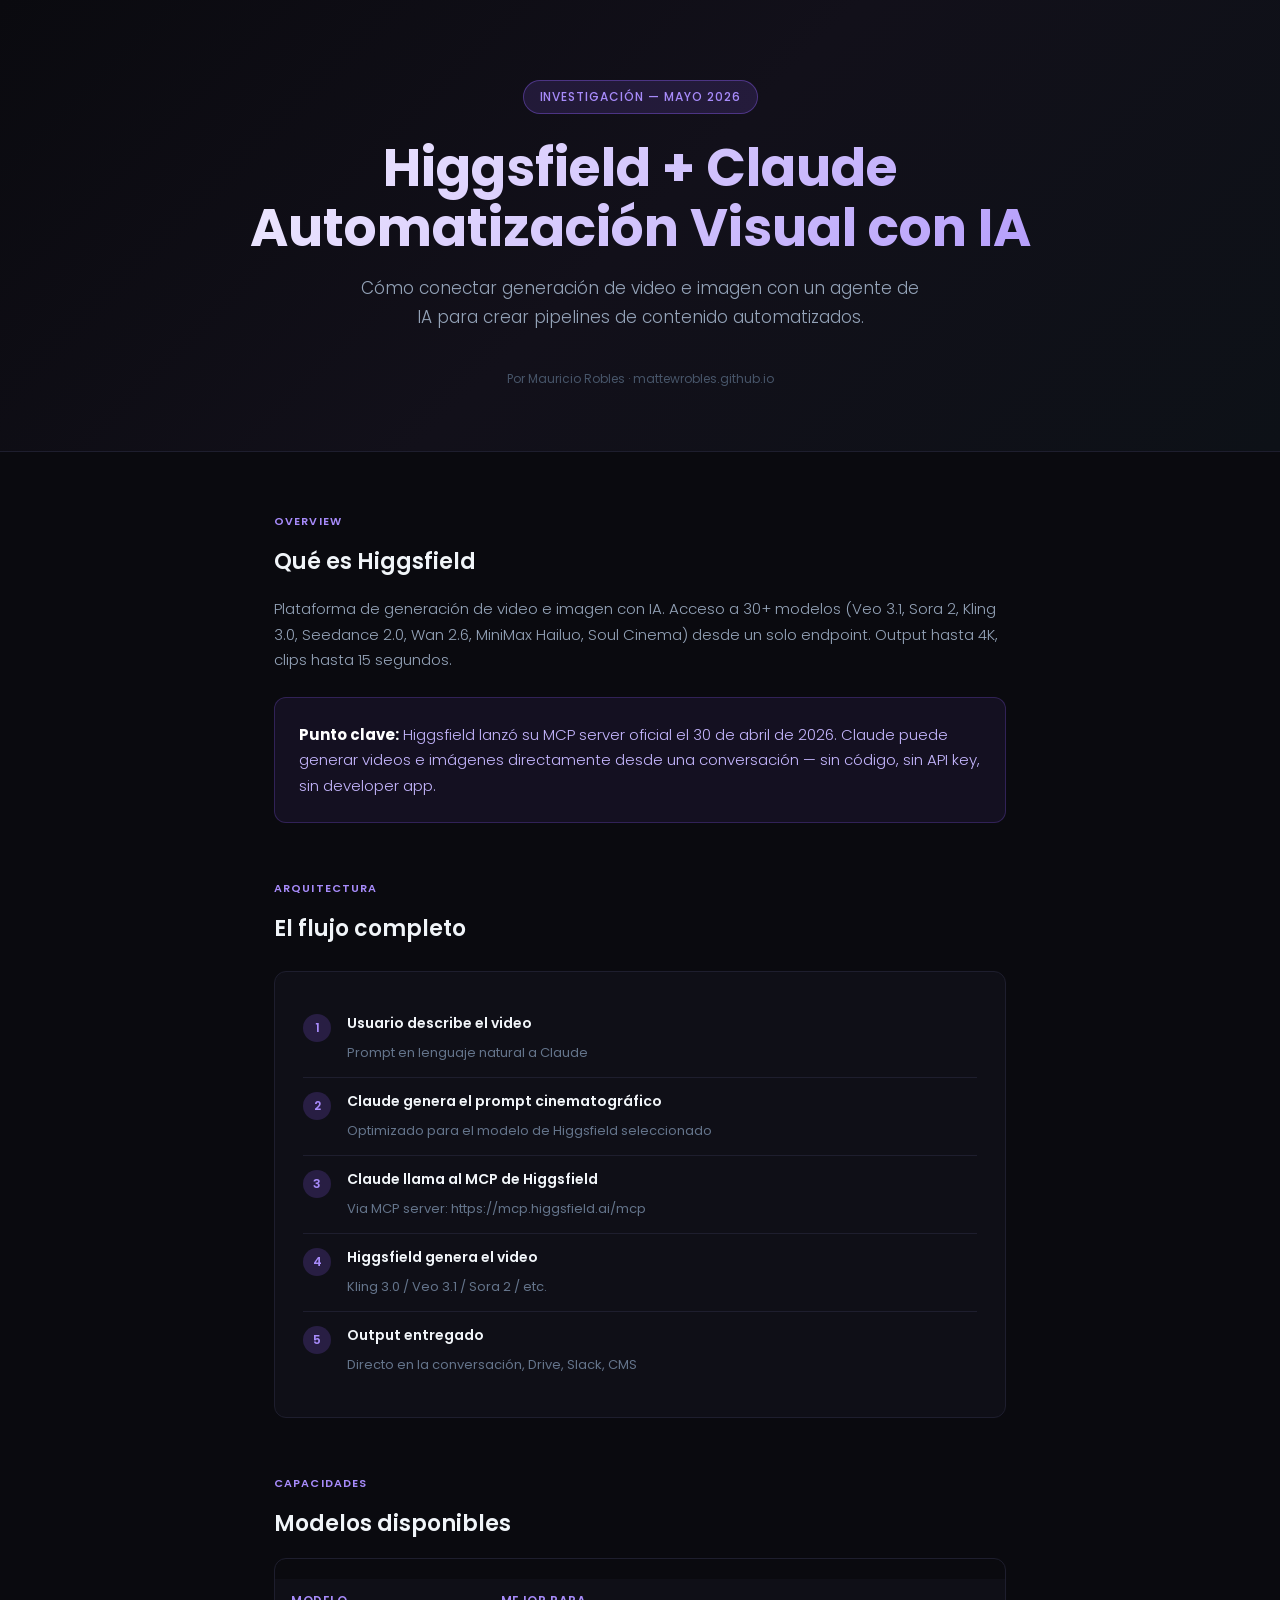
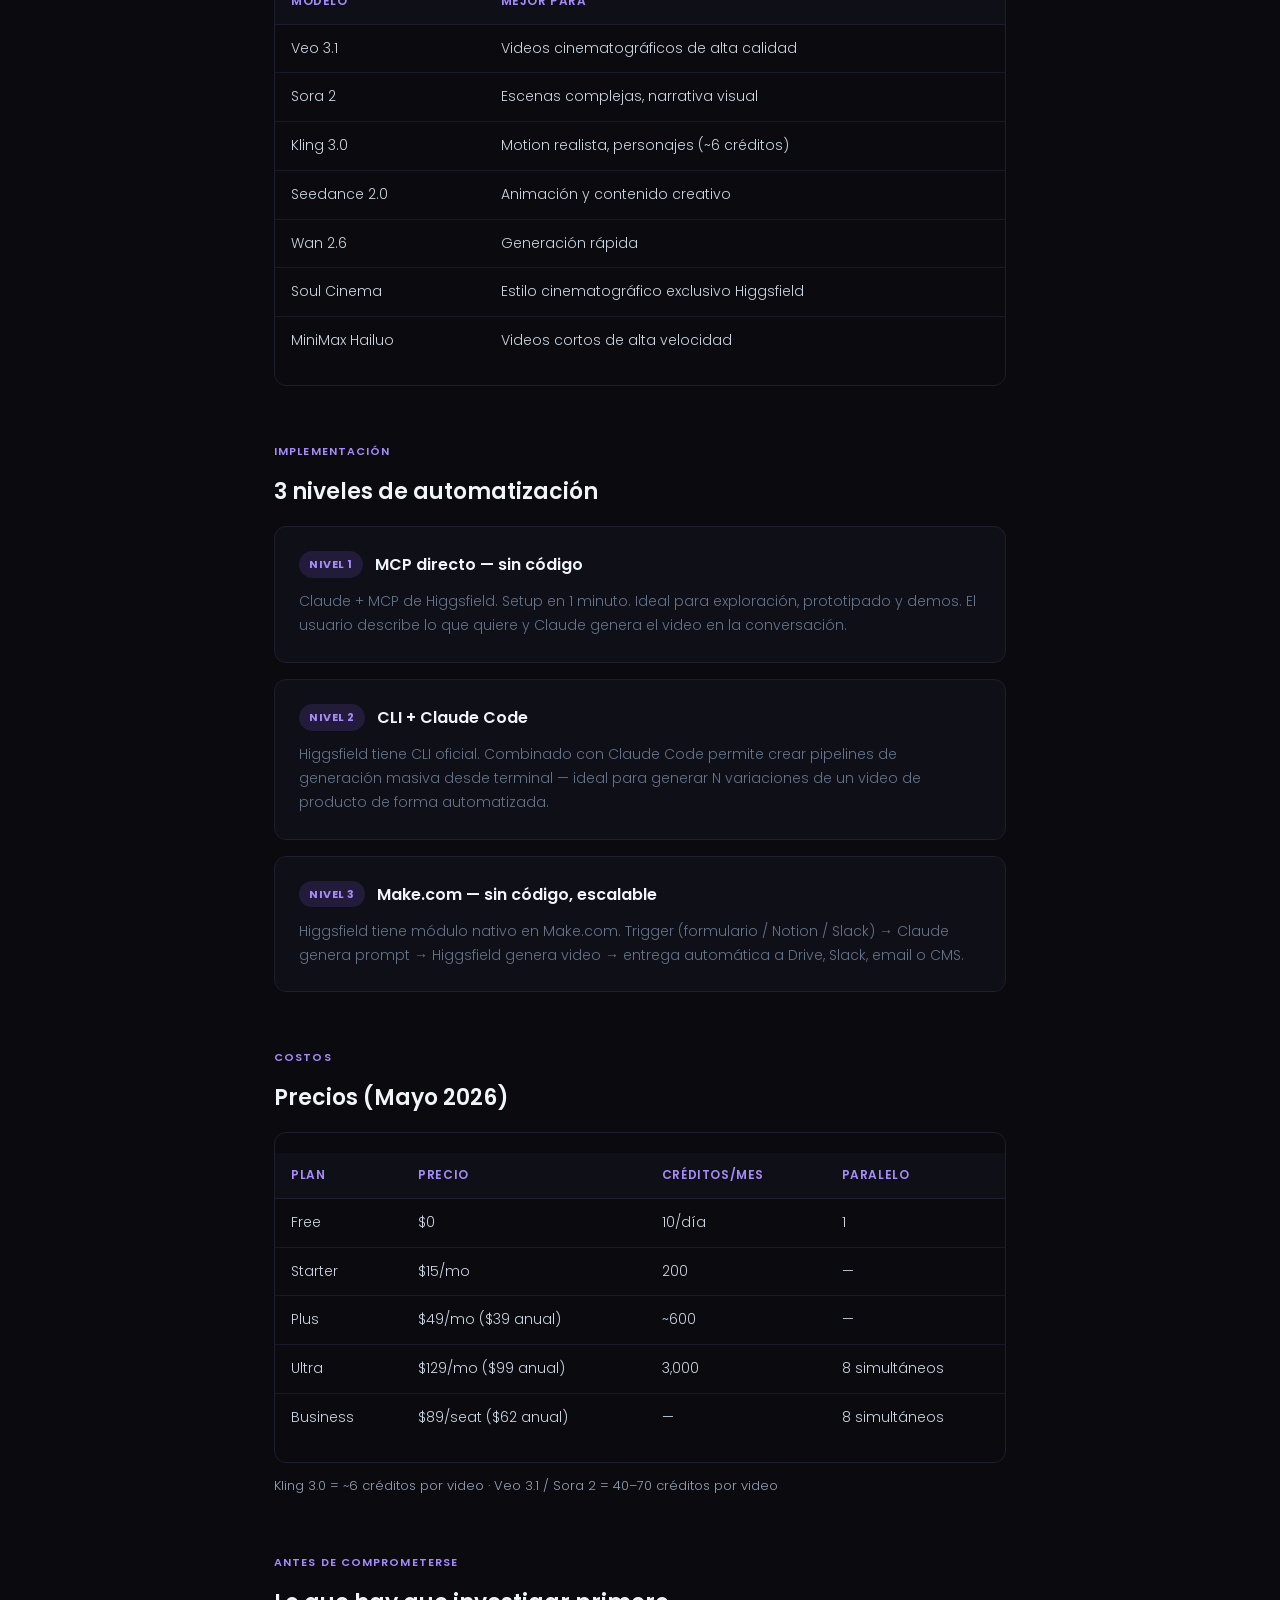
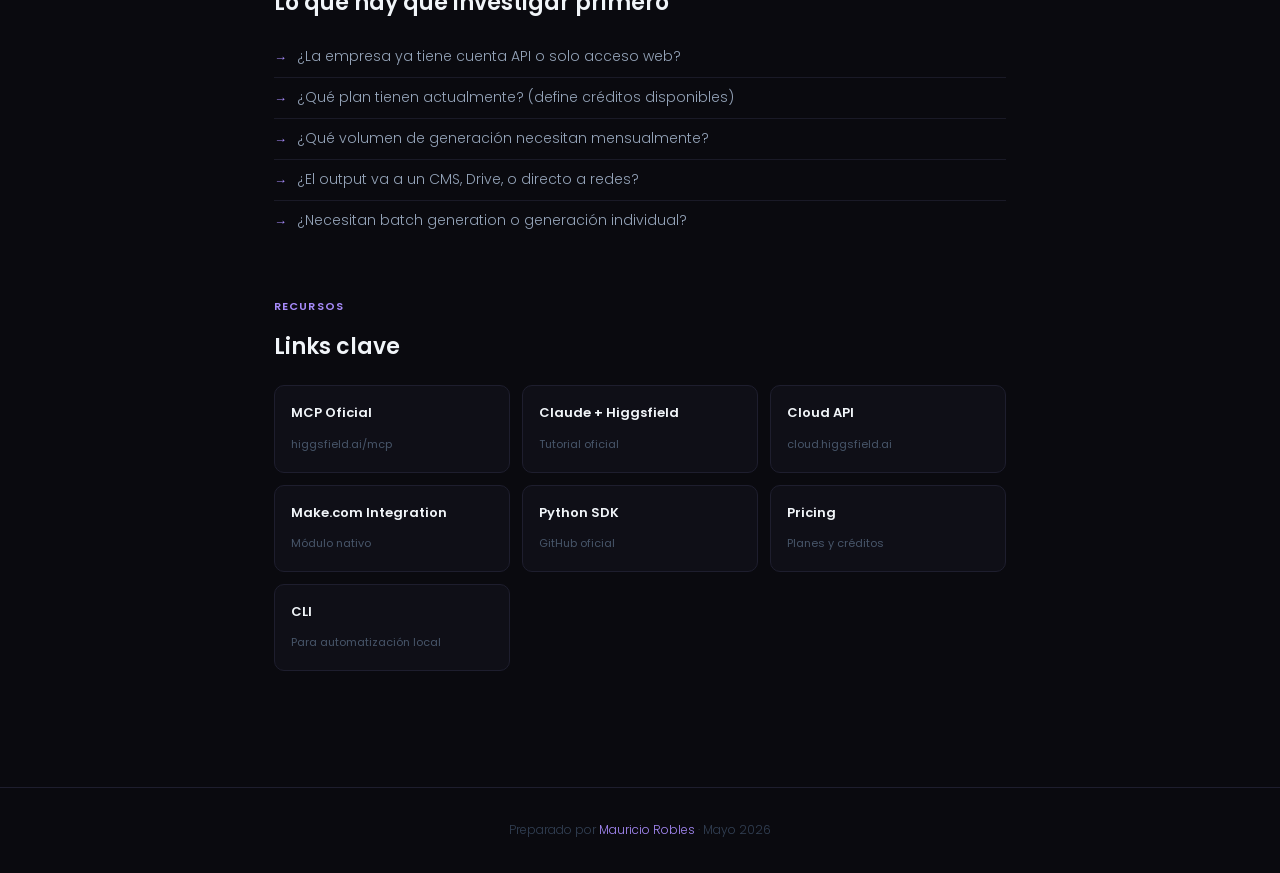
<file: higgsfield/index.html>
<!DOCTYPE html>
<html lang="es">
  <head>
    <meta charset="UTF-8" />
    <meta name="viewport" content="width=device-width, initial-scale=1.0" />
    <title>Higgsfield + Claude — Automatización de Contenido Visual</title>
    <link rel="preconnect" href="https://fonts.googleapis.com" />
    <link rel="preconnect" href="https://fonts.gstatic.com" crossorigin />
    <link href="https://fonts.googleapis.com/css2?family=Poppins:wght@300;400;500;600;700&display=swap" rel="stylesheet" />
    <style>
      *, *::before, *::after { box-sizing: border-box; margin: 0; padding: 0; }

      body {
        font-family: 'Poppins', sans-serif;
        background: #0a0a0f;
        color: #e2e8f0;
        line-height: 1.7;
        min-height: 100vh;
      }

      .hero {
        background: linear-gradient(135deg, #0a0a0f 0%, #12101a 50%, #0d1117 100%);
        border-bottom: 1px solid #1e1e2e;
        padding: 80px 24px 60px;
        text-align: center;
      }

      .badge {
        display: inline-block;
        background: rgba(139, 92, 246, 0.15);
        border: 1px solid rgba(139, 92, 246, 0.4);
        color: #a78bfa;
        font-size: 12px;
        font-weight: 500;
        letter-spacing: 0.08em;
        text-transform: uppercase;
        padding: 6px 16px;
        border-radius: 999px;
        margin-bottom: 24px;
      }

      .hero h1 {
        font-size: clamp(28px, 5vw, 52px);
        font-weight: 700;
        line-height: 1.15;
        margin-bottom: 16px;
        background: linear-gradient(135deg, #ffffff 0%, #a78bfa 100%);
        -webkit-background-clip: text;
        -webkit-text-fill-color: transparent;
        background-clip: text;
      }

      .hero p {
        font-size: 17px;
        color: #94a3b8;
        max-width: 560px;
        margin: 0 auto 32px;
        font-weight: 300;
      }

      .meta {
        font-size: 12px;
        color: #475569;
        font-weight: 400;
      }

      .container {
        max-width: 780px;
        margin: 0 auto;
        padding: 60px 24px;
      }

      .section {
        margin-bottom: 56px;
      }

      .section-label {
        font-size: 11px;
        font-weight: 600;
        letter-spacing: 0.1em;
        text-transform: uppercase;
        color: #a78bfa;
        margin-bottom: 12px;
      }

      h2 {
        font-size: 22px;
        font-weight: 600;
        color: #f1f5f9;
        margin-bottom: 16px;
      }

      p {
        font-size: 15px;
        color: #94a3b8;
        margin-bottom: 16px;
        font-weight: 300;
      }

      .highlight-box {
        background: rgba(139, 92, 246, 0.08);
        border: 1px solid rgba(139, 92, 246, 0.25);
        border-radius: 12px;
        padding: 24px;
        margin: 24px 0;
      }

      .highlight-box p {
        margin: 0;
        color: #c4b5fd;
        font-size: 15px;
      }

      .highlight-box strong {
        color: #ffffff;
      }

      .flow {
        background: #0f0f17;
        border: 1px solid #1e1e2e;
        border-radius: 12px;
        padding: 28px;
        margin: 24px 0;
        font-family: 'Poppins', monospace;
      }

      .flow-step {
        display: flex;
        align-items: flex-start;
        gap: 16px;
        padding: 12px 0;
        border-bottom: 1px solid #1e1e2e;
      }

      .flow-step:last-child { border-bottom: none; }

      .flow-num {
        background: rgba(139, 92, 246, 0.2);
        color: #a78bfa;
        font-size: 12px;
        font-weight: 600;
        width: 28px;
        height: 28px;
        border-radius: 50%;
        display: flex;
        align-items: center;
        justify-content: center;
        flex-shrink: 0;
        margin-top: 2px;
      }

      .flow-content strong {
        display: block;
        font-size: 14px;
        font-weight: 600;
        color: #f1f5f9;
        margin-bottom: 2px;
      }

      .flow-content span {
        font-size: 13px;
        color: #64748b;
      }

      table {
        width: 100%;
        border-collapse: collapse;
        margin: 20px 0;
        font-size: 14px;
      }

      th {
        text-align: left;
        padding: 12px 16px;
        background: #0f0f17;
        color: #a78bfa;
        font-weight: 600;
        font-size: 12px;
        text-transform: uppercase;
        letter-spacing: 0.05em;
        border-bottom: 1px solid #1e1e2e;
      }

      td {
        padding: 12px 16px;
        border-bottom: 1px solid #1a1a27;
        color: #cbd5e1;
        font-weight: 300;
      }

      tr:last-child td { border-bottom: none; }
      tr:hover td { background: rgba(139, 92, 246, 0.04); }

      .table-wrap {
        border: 1px solid #1e1e2e;
        border-radius: 12px;
        overflow: hidden;
      }

      .level-card {
        background: #0f0f17;
        border: 1px solid #1e1e2e;
        border-radius: 12px;
        padding: 24px;
        margin-bottom: 16px;
        transition: border-color 0.2s;
      }

      .level-card:hover { border-color: rgba(139, 92, 246, 0.4); }

      .level-header {
        display: flex;
        align-items: center;
        gap: 12px;
        margin-bottom: 12px;
      }

      .level-num {
        background: rgba(139, 92, 246, 0.15);
        color: #a78bfa;
        font-size: 11px;
        font-weight: 700;
        padding: 4px 10px;
        border-radius: 999px;
        text-transform: uppercase;
        letter-spacing: 0.05em;
      }

      .level-card h3 {
        font-size: 16px;
        font-weight: 600;
        color: #f1f5f9;
      }

      .level-card p {
        font-size: 14px;
        color: #64748b;
        margin: 0;
      }

      .links-grid {
        display: grid;
        grid-template-columns: repeat(auto-fill, minmax(220px, 1fr));
        gap: 12px;
        margin-top: 20px;
      }

      .link-item {
        background: #0f0f17;
        border: 1px solid #1e1e2e;
        border-radius: 10px;
        padding: 16px;
        text-decoration: none;
        transition: border-color 0.2s, transform 0.2s;
        display: block;
      }

      .link-item:hover {
        border-color: rgba(139, 92, 246, 0.4);
        transform: translateY(-2px);
      }

      .link-item span {
        display: block;
        font-size: 13px;
        font-weight: 600;
        color: #f1f5f9;
        margin-bottom: 4px;
      }

      .link-item small {
        font-size: 11px;
        color: #475569;
      }

      .checklist {
        list-style: none;
        margin: 16px 0;
      }

      .checklist li {
        display: flex;
        align-items: flex-start;
        gap: 10px;
        padding: 8px 0;
        font-size: 14px;
        color: #94a3b8;
        font-weight: 300;
        border-bottom: 1px solid #1a1a27;
      }

      .checklist li:last-child { border-bottom: none; }

      .checklist li::before {
        content: "→";
        color: #a78bfa;
        font-size: 13px;
        margin-top: 2px;
        flex-shrink: 0;
      }

      footer {
        border-top: 1px solid #1e1e2e;
        padding: 32px 24px;
        text-align: center;
      }

      footer p {
        font-size: 12px;
        color: #334155;
        margin: 0;
      }

      footer a {
        color: #a78bfa;
        text-decoration: none;
      }

      @media (max-width: 600px) {
        .links-grid { grid-template-columns: 1fr; }
      }
    </style>
  </head>
  <body>

    <div class="hero">
      <div class="badge">Investigación — Mayo 2026</div>
      <h1>Higgsfield + Claude<br>Automatización Visual con IA</h1>
      <p>Cómo conectar generación de video e imagen con un agente de IA para crear pipelines de contenido automatizados.</p>
      <span class="meta">Por Mauricio Robles · mattewrobles.github.io</span>
    </div>

    <div class="container">

      <!-- QUÉ ES -->
      <div class="section">
        <div class="section-label">Overview</div>
        <h2>Qué es Higgsfield</h2>
        <p>Plataforma de generación de video e imagen con IA. Acceso a 30+ modelos (Veo 3.1, Sora 2, Kling 3.0, Seedance 2.0, Wan 2.6, MiniMax Hailuo, Soul Cinema) desde un solo endpoint. Output hasta 4K, clips hasta 15 segundos.</p>

        <div class="highlight-box">
          <p><strong>Punto clave:</strong> Higgsfield lanzó su MCP server oficial el 30 de abril de 2026. Claude puede generar videos e imágenes directamente desde una conversación — sin código, sin API key, sin developer app.</p>
        </div>
      </div>

      <!-- FLUJO -->
      <div class="section">
        <div class="section-label">Arquitectura</div>
        <h2>El flujo completo</h2>

        <div class="flow">
          <div class="flow-step">
            <div class="flow-num">1</div>
            <div class="flow-content">
              <strong>Usuario describe el video</strong>
              <span>Prompt en lenguaje natural a Claude</span>
            </div>
          </div>
          <div class="flow-step">
            <div class="flow-num">2</div>
            <div class="flow-content">
              <strong>Claude genera el prompt cinematográfico</strong>
              <span>Optimizado para el modelo de Higgsfield seleccionado</span>
            </div>
          </div>
          <div class="flow-step">
            <div class="flow-num">3</div>
            <div class="flow-content">
              <strong>Claude llama al MCP de Higgsfield</strong>
              <span>Via MCP server: https://mcp.higgsfield.ai/mcp</span>
            </div>
          </div>
          <div class="flow-step">
            <div class="flow-num">4</div>
            <div class="flow-content">
              <strong>Higgsfield genera el video</strong>
              <span>Kling 3.0 / Veo 3.1 / Sora 2 / etc.</span>
            </div>
          </div>
          <div class="flow-step">
            <div class="flow-num">5</div>
            <div class="flow-content">
              <strong>Output entregado</strong>
              <span>Directo en la conversación, Drive, Slack, CMS</span>
            </div>
          </div>
        </div>
      </div>

      <!-- MODELOS -->
      <div class="section">
        <div class="section-label">Capacidades</div>
        <h2>Modelos disponibles</h2>
        <div class="table-wrap">
          <table>
            <thead>
              <tr>
                <th>Modelo</th>
                <th>Mejor para</th>
              </tr>
            </thead>
            <tbody>
              <tr><td>Veo 3.1</td><td>Videos cinematográficos de alta calidad</td></tr>
              <tr><td>Sora 2</td><td>Escenas complejas, narrativa visual</td></tr>
              <tr><td>Kling 3.0</td><td>Motion realista, personajes (~6 créditos)</td></tr>
              <tr><td>Seedance 2.0</td><td>Animación y contenido creativo</td></tr>
              <tr><td>Wan 2.6</td><td>Generación rápida</td></tr>
              <tr><td>Soul Cinema</td><td>Estilo cinematográfico exclusivo Higgsfield</td></tr>
              <tr><td>MiniMax Hailuo</td><td>Videos cortos de alta velocidad</td></tr>
            </tbody>
          </table>
        </div>
      </div>

      <!-- NIVELES -->
      <div class="section">
        <div class="section-label">Implementación</div>
        <h2>3 niveles de automatización</h2>

        <div class="level-card">
          <div class="level-header">
            <span class="level-num">Nivel 1</span>
            <h3>MCP directo — sin código</h3>
          </div>
          <p>Claude + MCP de Higgsfield. Setup en 1 minuto. Ideal para exploración, prototipado y demos. El usuario describe lo que quiere y Claude genera el video en la conversación.</p>
        </div>

        <div class="level-card">
          <div class="level-header">
            <span class="level-num">Nivel 2</span>
            <h3>CLI + Claude Code</h3>
          </div>
          <p>Higgsfield tiene CLI oficial. Combinado con Claude Code permite crear pipelines de generación masiva desde terminal — ideal para generar N variaciones de un video de producto de forma automatizada.</p>
        </div>

        <div class="level-card">
          <div class="level-header">
            <span class="level-num">Nivel 3</span>
            <h3>Make.com — sin código, escalable</h3>
          </div>
          <p>Higgsfield tiene módulo nativo en Make.com. Trigger (formulario / Notion / Slack) → Claude genera prompt → Higgsfield genera video → entrega automática a Drive, Slack, email o CMS.</p>
        </div>
      </div>

      <!-- PRECIOS -->
      <div class="section">
        <div class="section-label">Costos</div>
        <h2>Precios (Mayo 2026)</h2>
        <div class="table-wrap">
          <table>
            <thead>
              <tr>
                <th>Plan</th>
                <th>Precio</th>
                <th>Créditos/mes</th>
                <th>Paralelo</th>
              </tr>
            </thead>
            <tbody>
              <tr><td>Free</td><td>$0</td><td>10/día</td><td>1</td></tr>
              <tr><td>Starter</td><td>$15/mo</td><td>200</td><td>—</td></tr>
              <tr><td>Plus</td><td>$49/mo ($39 anual)</td><td>~600</td><td>—</td></tr>
              <tr><td>Ultra</td><td>$129/mo ($99 anual)</td><td>3,000</td><td>8 simultáneos</td></tr>
              <tr><td>Business</td><td>$89/seat ($62 anual)</td><td>—</td><td>8 simultáneos</td></tr>
            </tbody>
          </table>
        </div>
        <p style="margin-top:12px; font-size:13px;">Kling 3.0 = ~6 créditos por video · Veo 3.1 / Sora 2 = 40–70 créditos por video</p>
      </div>

      <!-- PREGUNTAS -->
      <div class="section">
        <div class="section-label">Antes de comprometerse</div>
        <h2>Lo que hay que investigar primero</h2>
        <ul class="checklist">
          <li>¿La empresa ya tiene cuenta API o solo acceso web?</li>
          <li>¿Qué plan tienen actualmente? (define créditos disponibles)</li>
          <li>¿Qué volumen de generación necesitan mensualmente?</li>
          <li>¿El output va a un CMS, Drive, o directo a redes?</li>
          <li>¿Necesitan batch generation o generación individual?</li>
        </ul>
      </div>

      <!-- LINKS -->
      <div class="section">
        <div class="section-label">Recursos</div>
        <h2>Links clave</h2>
        <div class="links-grid">
          <a href="https://higgsfield.ai/mcp" target="_blank" class="link-item">
            <span>MCP Oficial</span>
            <small>higgsfield.ai/mcp</small>
          </a>
          <a href="https://higgsfield.ai/blog/Generate-AI-Videos-From-Claude-with-Higgsfield-MCP" target="_blank" class="link-item">
            <span>Claude + Higgsfield</span>
            <small>Tutorial oficial</small>
          </a>
          <a href="https://cloud.higgsfield.ai" target="_blank" class="link-item">
            <span>Cloud API</span>
            <small>cloud.higgsfield.ai</small>
          </a>
          <a href="https://www.make.com/en/integrations/higgsfield-ai-community" target="_blank" class="link-item">
            <span>Make.com Integration</span>
            <small>Módulo nativo</small>
          </a>
          <a href="https://github.com/higgsfield-ai/higgsfield-client" target="_blank" class="link-item">
            <span>Python SDK</span>
            <small>GitHub oficial</small>
          </a>
          <a href="https://higgsfield.ai/pricing" target="_blank" class="link-item">
            <span>Pricing</span>
            <small>Planes y créditos</small>
          </a>
          <a href="https://higgsfield.ai/cli" target="_blank" class="link-item">
            <span>CLI</span>
            <small>Para automatización local</small>
          </a>
        </div>
      </div>

    </div>

    <footer>
      <p>Preparado por <a href="https://mattewrobles.github.io" target="_blank">Mauricio Robles</a> · Mayo 2026</p>
    </footer>

  </body>
</html>
</file>
